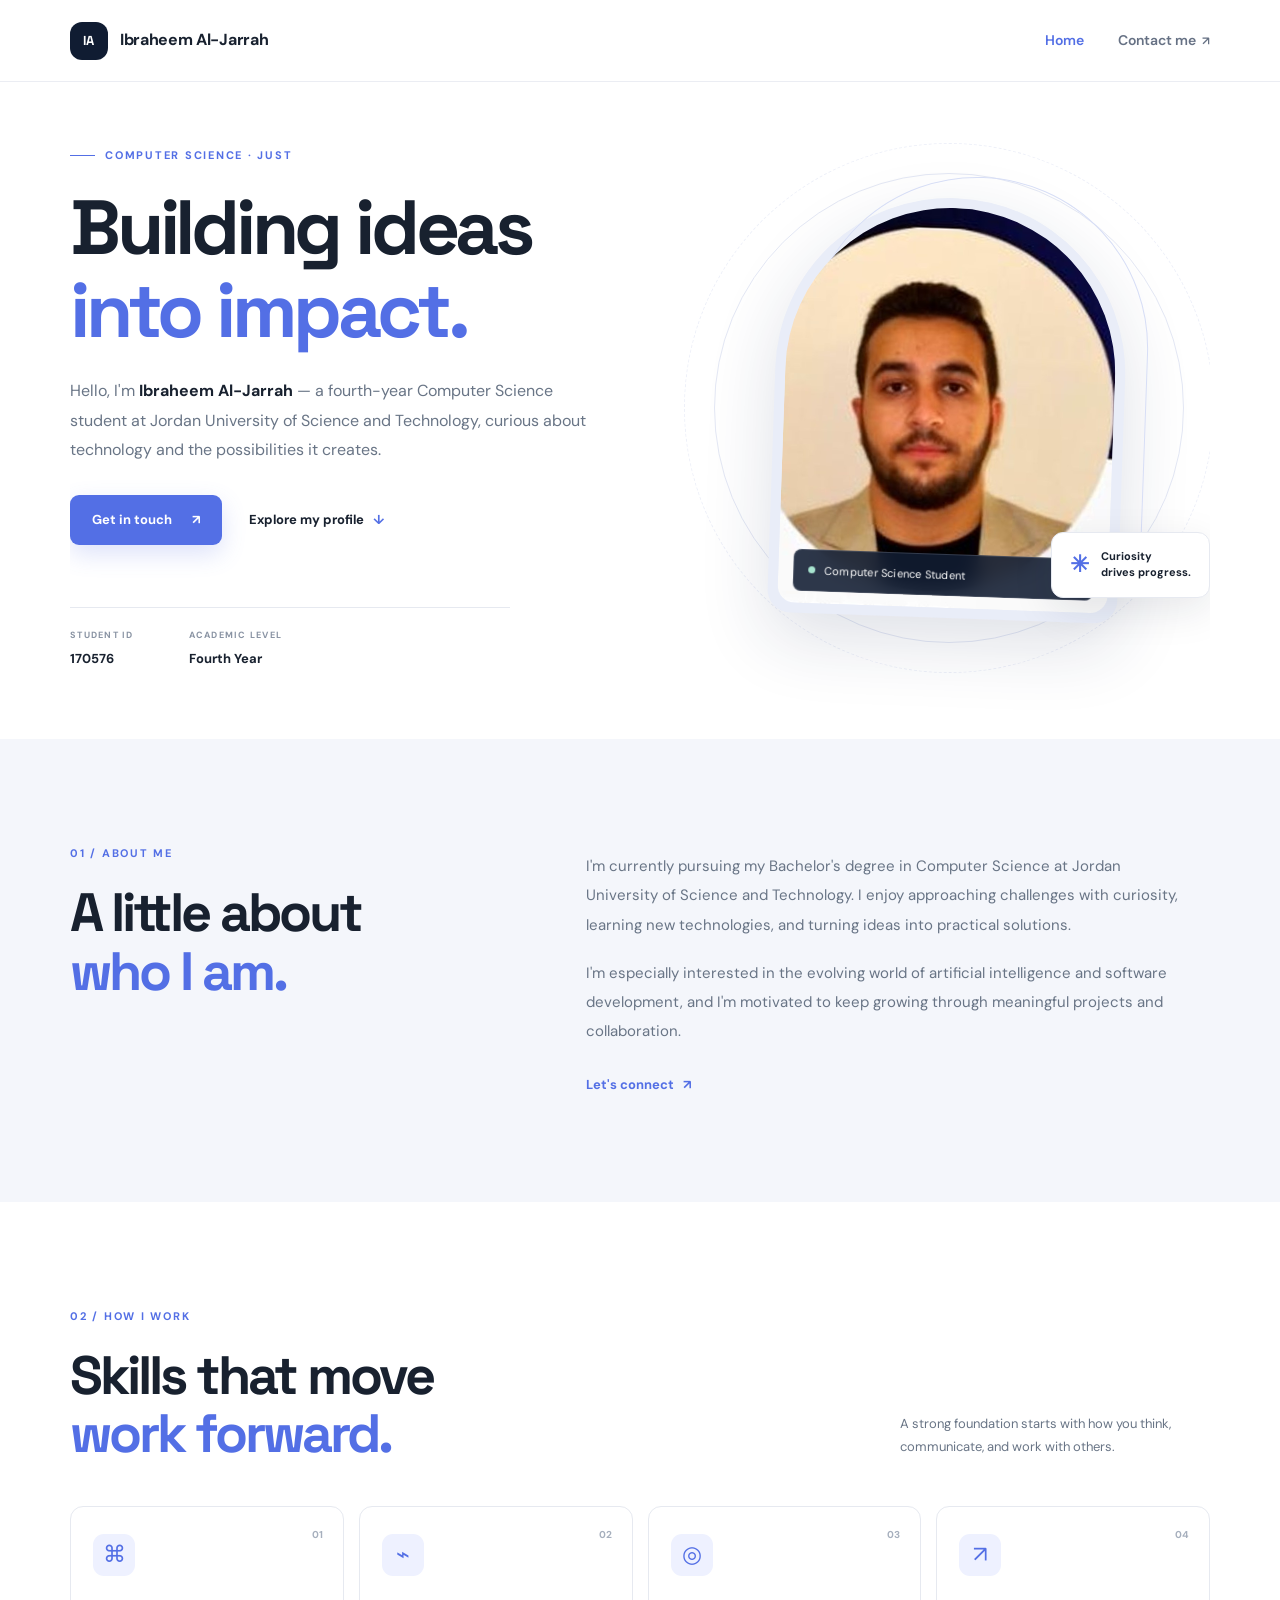
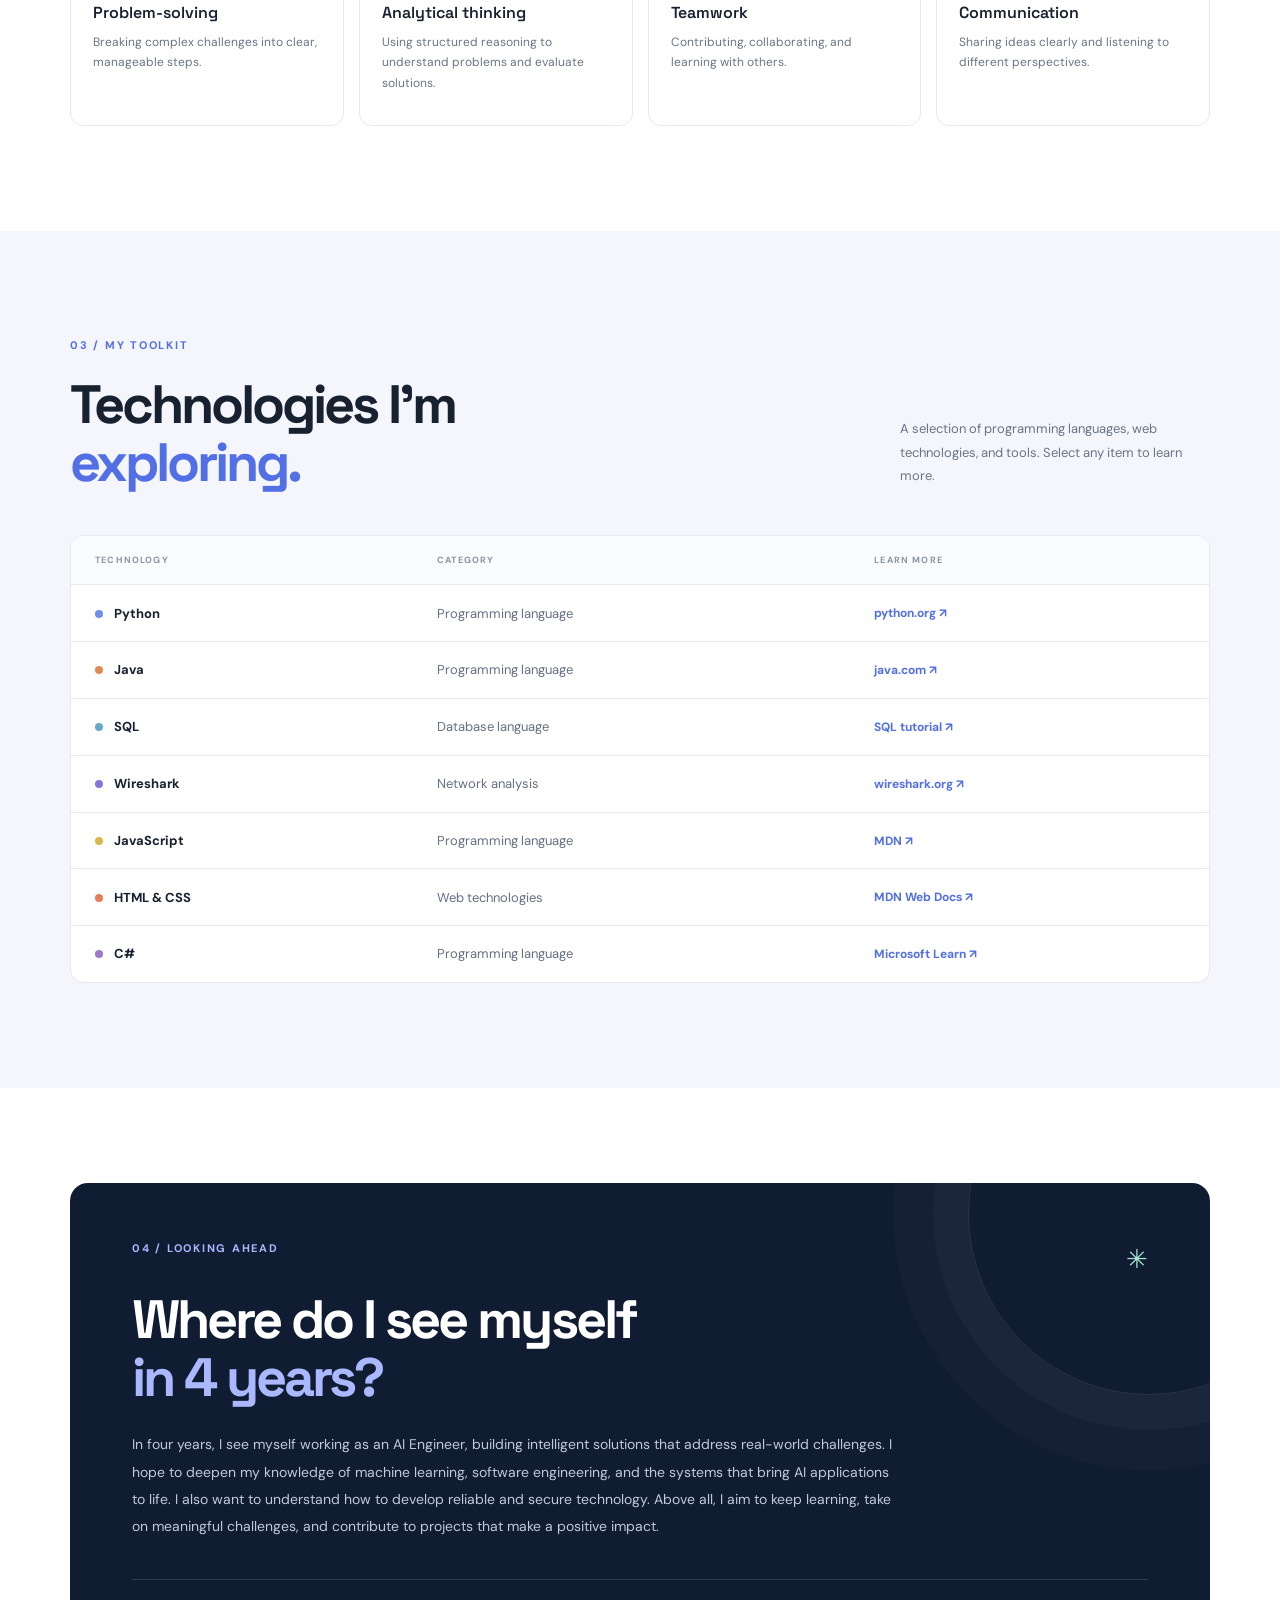
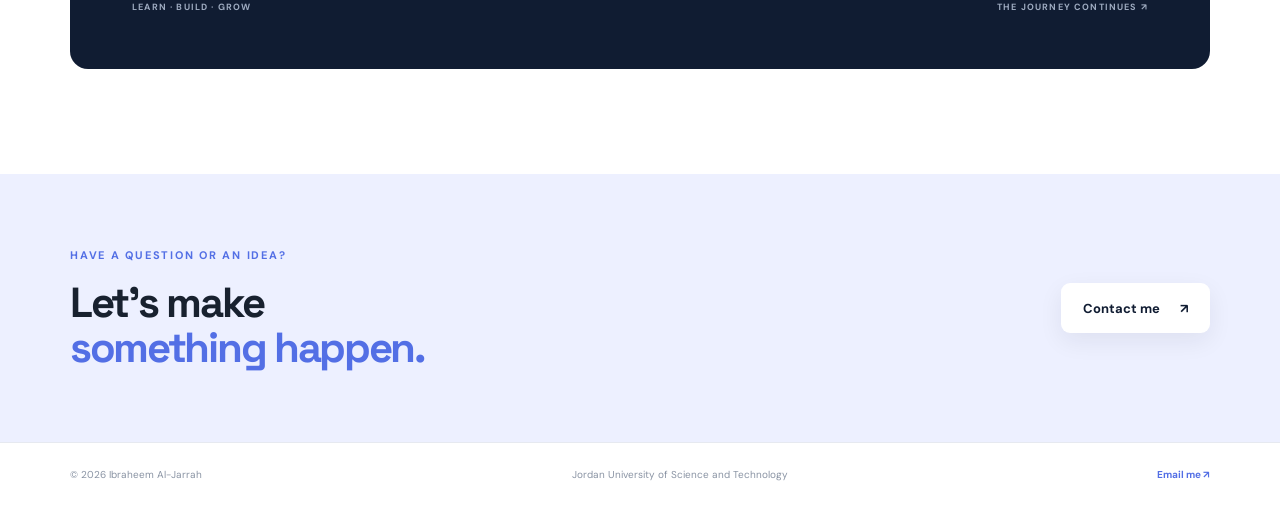
<file: index.html>
<!DOCTYPE html>
<html lang="en">
<head>
  <meta charset="UTF-8">
  <meta name="viewport" content="width=device-width, initial-scale=1.0">
  <meta name="description" content="The personal portfolio of Ibraheem Al-Jarrah, Computer Science student at Jordan University of Science and Technology.">
  <title>170576 | Ibraheem Al-Jarrah</title>
  <link rel="preconnect" href="https://fonts.googleapis.com">
  <link rel="preconnect" href="https://fonts.gstatic.com" crossorigin>
  <link href="https://fonts.googleapis.com/css2?family=DM+Sans:wght@400;500;600;700&family=Space+Grotesk:wght@500;600;700&display=swap" rel="stylesheet">
  <link rel="stylesheet" href="style.css">
</head>
<body>
  <header class="site-header">
    <nav class="nav container" aria-label="Main navigation">
      <a class="brand" href="index.html"><span class="brand-mark">IA</span><span>Ibraheem Al-Jarrah</span></a>
      <div class="nav-links">
        <a class="active" href="index.html">Home</a>
        <a href="contact.html">Contact me <span aria-hidden="true">↗</span></a>
      </div>
    </nav>
  </header>

  <main>
    <section class="hero container">
      <div class="hero-copy">
        <p class="eyebrow"><span class="eyebrow-line"></span> COMPUTER SCIENCE · JUST</p>
        <h1>Building ideas<br><span>into impact.</span></h1>
        <p class="hero-intro">Hello, I'm <strong>Ibraheem Al-Jarrah</strong> — a fourth-year Computer Science student at Jordan University of Science and Technology, curious about technology and the possibilities it creates.</p>
        <div class="hero-actions">
          <a class="button button-primary" href="contact.html">Get in touch <span aria-hidden="true">↗</span></a>
          <a class="text-link" href="#about">Explore my profile <span aria-hidden="true">↓</span></a>
        </div>
        <div class="hero-meta">
          <div><span class="meta-label">STUDENT ID</span><strong>170576</strong></div>
          <div><span class="meta-label">ACADEMIC LEVEL</span><strong>Fourth Year</strong></div>
        </div>
      </div>
      <div class="hero-visual">
        <div class="portrait-frame">
          <div class="portrait-glow"></div>
          <img src="assets/profile.jpg" alt="Portrait of Ibraheem Al-Jarrah">
          <div class="portrait-caption"><span class="status-dot"></span> Computer Science Student</div>
        </div>
        <div class="floating-note"><span class="note-symbol">✳</span><span>Curiosity<br>drives progress.</span></div>
        <div class="visual-orbit orbit-one"></div>
        <div class="visual-orbit orbit-two"></div>
      </div>
    </section>

    <section class="section about-section" id="about">
      <div class="container two-column">
        <div>
          <p class="eyebrow">01 / ABOUT ME</p>
          <h2>A little about<br><span>who I am.</span></h2>
        </div>
        <div class="about-copy">
          <p>I'm currently pursuing my Bachelor's degree in Computer Science at Jordan University of Science and Technology. I enjoy approaching challenges with curiosity, learning new technologies, and turning ideas into practical solutions.</p>
          <p>I'm especially interested in the evolving world of artificial intelligence and software development, and I'm motivated to keep growing through meaningful projects and collaboration.</p>
          <a class="inline-link" href="mailto:ikaljarjar23@cit.just.edu.jo">Let's connect <span aria-hidden="true">↗</span></a>
        </div>
      </div>
    </section>

    <section class="section skills-section">
      <div class="container">
        <div class="section-heading">
          <div><p class="eyebrow">02 / HOW I WORK</p><h2>Skills that move<br><span>work forward.</span></h2></div>
          <p class="section-aside">A strong foundation starts with how you think, communicate, and work with others.</p>
        </div>
        <div class="skill-grid">
          <article class="skill-card"><span class="card-number">01</span><div class="skill-icon">⌘</div><h3>Problem-solving</h3><p>Breaking complex challenges into clear, manageable steps.</p></article>
          <article class="skill-card"><span class="card-number">02</span><div class="skill-icon">⌁</div><h3>Analytical thinking</h3><p>Using structured reasoning to understand problems and evaluate solutions.</p></article>
          <article class="skill-card"><span class="card-number">03</span><div class="skill-icon">◎</div><h3>Teamwork</h3><p>Contributing, collaborating, and learning with others.</p></article>
          <article class="skill-card"><span class="card-number">04</span><div class="skill-icon">↗</div><h3>Communication</h3><p>Sharing ideas clearly and listening to different perspectives.</p></article>
        </div>
      </div>
    </section>

    <section class="section tech-section">
      <div class="container">
        <div class="section-heading">
          <div><p class="eyebrow">03 / MY TOOLKIT</p><h2>Technologies I'm<br><span>exploring.</span></h2></div>
          <p class="section-aside">A selection of programming languages, web technologies, and tools. Select any item to learn more.</p>
        </div>
        <div class="table-wrap">
          <table>
            <thead><tr><th>Technology</th><th>Category</th><th>Learn more</th></tr></thead>
            <tbody>
              <tr><td><span class="tech-dot python"></span>Python</td><td>Programming language</td><td><a href="https://www.python.org/" target="_blank" rel="noopener noreferrer">python.org ↗</a></td></tr>
              <tr><td><span class="tech-dot java"></span>Java</td><td>Programming language</td><td><a href="https://www.java.com/" target="_blank" rel="noopener noreferrer">java.com ↗</a></td></tr>
              <tr><td><span class="tech-dot sql"></span>SQL</td><td>Database language</td><td><a href="https://www.w3schools.com/sql/" target="_blank" rel="noopener noreferrer">SQL tutorial ↗</a></td></tr>
              <tr><td><span class="tech-dot wireshark"></span>Wireshark</td><td>Network analysis</td><td><a href="https://www.wireshark.org/" target="_blank" rel="noopener noreferrer">wireshark.org ↗</a></td></tr>
              <tr><td><span class="tech-dot js"></span>JavaScript</td><td>Programming language</td><td><a href="https://developer.mozilla.org/en-US/docs/Web/JavaScript" target="_blank" rel="noopener noreferrer">MDN ↗</a></td></tr>
              <tr><td><span class="tech-dot html"></span>HTML &amp; CSS</td><td>Web technologies</td><td><a href="https://developer.mozilla.org/" target="_blank" rel="noopener noreferrer">MDN Web Docs ↗</a></td></tr>
              <tr><td><span class="tech-dot csharp"></span>C#</td><td>Programming language</td><td><a href="https://learn.microsoft.com/en-us/dotnet/csharp/" target="_blank" rel="noopener noreferrer">Microsoft Learn ↗</a></td></tr>
            </tbody>
          </table>
        </div>
      </div>
    </section>

    <section class="section vision-section">
      <div class="container vision-card">
        <div class="vision-top"><p class="eyebrow">04 / LOOKING AHEAD</p><span class="vision-star">✳</span></div>
        <h2>Where do I see myself<br><span>in 4 years?</span></h2>
        <p>In four years, I see myself working as an AI Engineer, building intelligent solutions that address real-world challenges. I hope to deepen my knowledge of machine learning, software engineering, and the systems that bring AI applications to life. I also want to understand how to develop reliable and secure technology. Above all, I aim to keep learning, take on meaningful challenges, and contribute to projects that make a positive impact.</p>
        <div class="vision-footer"><span>LEARN · BUILD · GROW</span><span>THE JOURNEY CONTINUES ↗</span></div>
      </div>
    </section>

    <section class="contact-strip">
      <div class="container contact-strip-inner"><div><p class="eyebrow">HAVE A QUESTION OR AN IDEA?</p><h2>Let's make<br><span>something happen.</span></h2></div><a class="button button-light" href="contact.html">Contact me <span aria-hidden="true">↗</span></a></div>
    </section>
  </main>

  <footer class="footer"><div class="container footer-inner"><span>© 2026 Ibraheem Al-Jarrah</span><span>Jordan University of Science and Technology</span><a href="mailto:ikaljarjar23@cit.just.edu.jo">Email me ↗</a></div></footer>
</body>
</html>
</file>
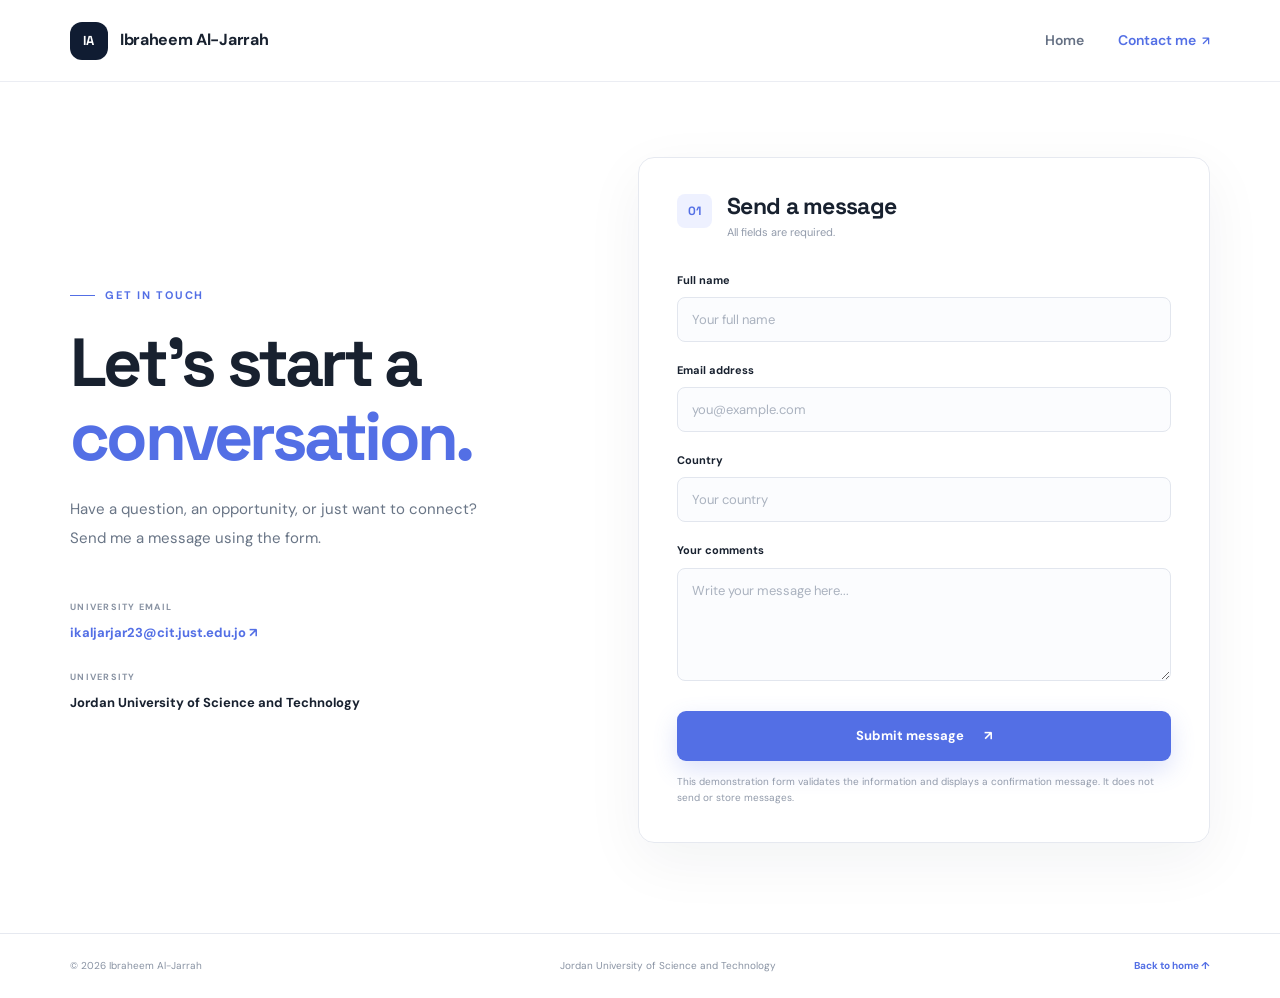
<file: contact.html>
<!DOCTYPE html>
<html lang="en">
<head>
  <meta charset="UTF-8">
  <meta name="viewport" content="width=device-width, initial-scale=1.0">
  <meta name="description" content="Get in touch with Ibraheem Al-Jarrah.">
  <title>Contact | Ibraheem Al-Jarrah</title>
  <link rel="preconnect" href="https://fonts.googleapis.com">
  <link rel="preconnect" href="https://fonts.gstatic.com" crossorigin>
  <link href="https://fonts.googleapis.com/css2?family=DM+Sans:wght@400;500;600;700&family=Space+Grotesk:wght@500;600;700&display=swap" rel="stylesheet">
  <link rel="stylesheet" href="style.css">
  <script src="script.js" defer></script>
</head>
<body class="contact-page">
  <header class="site-header">
    <nav class="nav container" aria-label="Main navigation">
      <a class="brand" href="index.html"><span class="brand-mark">IA</span><span>Ibraheem Al-Jarrah</span></a>
      <div class="nav-links"><a href="index.html">Home</a><a class="active" href="contact.html">Contact me <span aria-hidden="true">↗</span></a></div>
    </nav>
  </header>
  <main class="contact-main container">
    <div class="contact-intro">
      <p class="eyebrow"><span class="eyebrow-line"></span> GET IN TOUCH</p>
      <h1>Let's start a<br><span>conversation.</span></h1>
      <p>Have a question, an opportunity, or just want to connect? Send me a message using the form.</p>
      <div class="contact-details">
        <span class="meta-label">UNIVERSITY EMAIL</span>
        <a href="mailto:ikaljarjar23@cit.just.edu.jo">ikaljarjar23@cit.just.edu.jo ↗</a>
        <span class="meta-label">UNIVERSITY</span>
        <strong>Jordan University of Science and Technology</strong>
      </div>
    </div>
    <section class="form-panel">
      <div class="form-heading"><span>01</span><div><h2>Send a message</h2><p>All fields are required.</p></div></div>
      <form id="contactForm" novalidate>
        <div class="field"><label for="fullName">Full name</label><input type="text" id="fullName" name="fullName" placeholder="Your full name" required></div>
        <div class="field"><label for="email">Email address</label><input type="email" id="email" name="email" placeholder="you@example.com" required></div>
        <div class="field"><label for="country">Country</label><input type="text" id="country" name="country" placeholder="Your country" required></div>
        <div class="field"><label for="comments">Your comments</label><textarea id="comments" name="comments" rows="5" placeholder="Write your message here..." required></textarea></div>
        <button class="button button-primary submit-button" type="submit">Submit message <span aria-hidden="true">↗</span></button>
        <p class="form-note">This demonstration form validates the information and displays a confirmation message. It does not send or store messages.</p>
      </form>
    </section>
  </main>
  <footer class="footer"><div class="container footer-inner"><span>© 2026 Ibraheem Al-Jarrah</span><span>Jordan University of Science and Technology</span><a href="index.html">Back to home ↑</a></div></footer>
</body>
</html>
</file>
<file: style.css>
/* Ibraheem Al-Jarrah | Personal Portfolio */
:root{--ink:#18212f;--muted:#697586;--navy:#101c32;--blue:#536fe5;--blue-dark:#3e58c8;--pale:#f4f6fb;--line:#e6e9f0;--white:#fff;--mint:#a8e5d0}
*{box-sizing:border-box}
html{scroll-behavior:smooth}
body{margin:0;background:#fff;color:var(--ink);font-family:"DM Sans",sans-serif;line-height:1.65}
a{color:inherit;text-decoration:none}
.container{width:min(1140px,calc(100% - 48px));margin:0 auto}
.site-header{height:82px;border-bottom:1px solid rgba(230,233,240,.8);background:rgba(255,255,255,.94);position:relative;z-index:5}
.nav{height:100%;display:flex;align-items:center;justify-content:space-between}
.brand{display:flex;align-items:center;gap:12px;font-weight:700;letter-spacing:-.02em}
.brand-mark{width:38px;height:38px;display:grid;place-items:center;background:var(--navy);color:#fff;border-radius:12px;font:700 13px "Space Grotesk",sans-serif;letter-spacing:.02em}
.nav-links{display:flex;align-items:center;gap:34px;font-size:14px;font-weight:600;color:#667184}
.nav-links a{transition:color .2s}
.nav-links a:hover,.nav-links a.active{color:var(--blue)}
.nav-links span{font-size:12px;margin-left:3px}
.hero{min-height:620px;display:grid;grid-template-columns:1.05fr .95fr;align-items:center;gap:40px;padding-top:64px;padding-bottom:70px;overflow:hidden}
.eyebrow{font-size:11px;letter-spacing:.16em;font-weight:700;color:var(--blue);margin:0 0 22px;display:flex;align-items:center;gap:10px}
.eyebrow-line{height:1px;width:25px;background:var(--blue)}
h1,h2,h3,p{margin-top:0}
h1,h2{font-family:"Space Grotesk",sans-serif;letter-spacing:-.055em;line-height:1.08}
.hero h1{font-size:clamp(52px,6vw,78px);margin:0 0 24px}
h1 span,h2 span{color:var(--blue)}
.hero-intro{max-width:530px;color:var(--muted);font-size:16px;line-height:1.85}
.hero-intro strong{color:var(--ink)}
.hero-actions{display:flex;align-items:center;gap:27px;margin-top:30px}
.button{min-height:50px;padding:0 22px;display:inline-flex;align-items:center;justify-content:center;gap:20px;border:0;border-radius:9px;font:700 13px "DM Sans",sans-serif;cursor:pointer;transition:transform .2s,background .2s}
.button:hover{transform:translateY(-2px)}
.button-primary{background:var(--blue);color:#fff;box-shadow:0 9px 24px rgba(83,111,229,.2)}
.button-primary:hover{background:var(--blue-dark)}
.text-link,.inline-link{font-size:13px;font-weight:700;color:var(--ink)}
.text-link span,.inline-link span{color:var(--blue);margin-left:6px}
.hero-meta{display:flex;gap:55px;margin-top:62px;padding-top:20px;border-top:1px solid var(--line);max-width:440px}
.hero-meta div{display:flex;flex-direction:column;gap:5px}
.meta-label{font-size:9px;letter-spacing:.14em;color:#8993a3;font-weight:700}
.hero-meta strong{font-size:13px}
.hero-visual{height:480px;position:relative;display:grid;place-items:center}
.portrait-frame{width:min(350px,75%);height:420px;position:relative;z-index:1;border-radius:180px 180px 24px 24px;background:#e9edf8;padding:10px;box-shadow:0 25px 70px rgba(25,43,83,.14);transform:rotate(2deg)}
.portrait-frame img{width:100%;height:100%;object-fit:cover;object-position:center 32%;border-radius:170px 170px 18px 18px;display:block}
.portrait-glow{position:absolute;inset:-22px -22px 30px 30px;border:1px solid #d7def6;border-radius:190px 190px 35px 35px;z-index:-1}
.portrait-caption{position:absolute;bottom:22px;left:25px;right:25px;background:rgba(16,28,50,.88);color:white;border:1px solid rgba(255,255,255,.15);border-radius:8px;padding:11px 14px;font-size:11px;letter-spacing:.02em;display:flex;align-items:center;gap:9px;backdrop-filter:blur(10px)}
.status-dot{width:7px;height:7px;background:var(--mint);border-radius:50%}
.floating-note{position:absolute;right:0;bottom:50px;z-index:2;background:white;box-shadow:0 12px 40px rgba(24,33,47,.1);border:1px solid var(--line);border-radius:12px;padding:15px 18px;display:flex;align-items:center;gap:12px;font-size:11px;font-weight:700;line-height:1.45}
.note-symbol{font-size:23px;color:var(--blue)}
.visual-orbit{position:absolute;border:1px solid #e4e8f5;border-radius:50%;z-index:0}
.orbit-one{width:470px;height:470px}
.orbit-two{width:530px;height:530px;border-style:dashed;opacity:.65}
.section{padding:105px 0}
.about-section{background:var(--pale)}
.two-column{display:grid;grid-template-columns:.8fr 1.2fr;gap:100px}
h2{font-size:clamp(38px,4.4vw,54px);margin:0}
.about-copy{padding-top:8px;max-width:600px}
.about-copy p{font-size:15px;color:var(--muted);line-height:1.95;margin-bottom:19px}
.inline-link{display:inline-block;margin-top:8px;color:var(--blue)}
.section-heading{display:flex;align-items:end;justify-content:space-between;gap:30px;margin-bottom:42px}
.section-aside{max-width:310px;color:var(--muted);font-size:13px;line-height:1.8;margin:0 0 5px}
.skill-grid{display:grid;grid-template-columns:repeat(4,1fr);gap:15px}
.skill-card{position:relative;border:1px solid var(--line);border-radius:13px;padding:27px 22px 25px;min-height:220px;transition:transform .2s,box-shadow .2s}
.skill-card:hover{transform:translateY(-5px);box-shadow:0 15px 35px rgba(24,33,47,.07)}
.card-number{position:absolute;top:20px;right:20px;color:#a6afbd;font-size:10px;font-weight:700}
.skill-icon{width:42px;height:42px;border-radius:11px;background:#eef1ff;color:var(--blue);display:grid;place-items:center;font-size:23px;margin-bottom:26px}
.skill-card h3{font:600 16px "Space Grotesk",sans-serif;margin-bottom:9px}
.skill-card p{font-size:12px;color:var(--muted);line-height:1.7;margin:0}
.tech-section{background:var(--pale)}
.table-wrap{overflow-x:auto;background:#fff;border:1px solid var(--line);border-radius:13px}
table{width:100%;border-collapse:collapse;text-align:left;min-width:580px}
th{font-size:9px;text-transform:uppercase;letter-spacing:.13em;color:#8b95a5;background:#fafbfe;padding:17px 24px}
td{padding:17px 24px;border-top:1px solid var(--line);font-size:13px;color:#657083}
td:first-child{font-weight:700;color:var(--ink)}
td a{color:var(--blue);font-size:12px;font-weight:700}
td a:hover{text-decoration:underline}
.tech-dot{display:inline-block;width:8px;height:8px;border-radius:50%;margin-right:11px;background:#6f8eea}
.tech-dot.java{background:#e28c55}.tech-dot.sql{background:#65a9c8}.tech-dot.wireshark{background:#8a75d6}.tech-dot.js{background:#d7b94c}.tech-dot.html{background:#e47e59}.tech-dot.csharp{background:#9b78c9}
.vision-section{padding-top:95px;padding-bottom:105px}
.vision-card{background:var(--navy);color:#fff;border-radius:18px;padding:55px 62px;position:relative;overflow:hidden}
.vision-card:after{content:"";position:absolute;width:360px;height:360px;border:1px solid rgba(255,255,255,.1);border-radius:50%;right:-120px;top:-150px;box-shadow:0 0 0 35px rgba(255,255,255,.025),0 0 0 75px rgba(255,255,255,.02)}
.vision-top{display:flex;justify-content:space-between;align-items:center}
.vision-card .eyebrow{color:#a9b8ff}
.vision-star{font-size:26px;color:var(--mint)}
.vision-card h2{font-size:clamp(38px,4.4vw,54px);margin:10px 0 24px;position:relative;z-index:1}
.vision-card h2 span{color:#a9b8ff}
.vision-card>p{max-width:760px;color:#c0c9d8;font-size:14px;line-height:1.95;position:relative;z-index:1}
.vision-footer{display:flex;justify-content:space-between;border-top:1px solid rgba(255,255,255,.14);padding-top:20px;margin-top:38px;color:#9eabc0;font-size:9px;font-weight:700;letter-spacing:.13em}
.contact-strip{background:#edf0ff;padding:72px 0}
.contact-strip-inner{display:flex;align-items:center;justify-content:space-between}
.contact-strip h2{font-size:42px}
.contact-strip .eyebrow{margin-bottom:15px}
.button-light{background:white;color:var(--navy);box-shadow:0 8px 25px rgba(24,33,47,.07)}
.footer{border-top:1px solid var(--line);padding:24px 0}
.footer-inner{display:flex;justify-content:space-between;gap:20px;color:#8993a3;font-size:10px}
.footer a{color:var(--blue);font-weight:700}
.contact-page{min-height:100vh;display:flex;flex-direction:column}
.contact-main{flex:1;display:grid;grid-template-columns:.9fr 1.1fr;gap:100px;align-items:center;padding-top:75px;padding-bottom:90px}
.contact-intro h1{font-size:clamp(48px,5.5vw,68px);margin-bottom:22px}
.contact-intro>p:not(.eyebrow){color:var(--muted);font-size:15px;line-height:1.9;max-width:410px}
.contact-details{display:flex;flex-direction:column;align-items:flex-start;gap:7px;margin-top:48px}
.contact-details .meta-label:not(:first-child){margin-top:20px}
.contact-details a{font-size:13px;font-weight:700;color:var(--blue)}
.contact-details strong{font-size:13px}
.form-panel{border:1px solid var(--line);border-radius:16px;padding:36px 38px;box-shadow:0 18px 60px rgba(24,33,47,.055)}
.form-heading{display:flex;gap:15px;align-items:flex-start;margin-bottom:30px}
.form-heading>span{font:700 12px "Space Grotesk",sans-serif;color:var(--blue);background:#eef1ff;padding:9px 11px;border-radius:8px}
.form-heading h2{font-size:23px;letter-spacing:-.03em;margin:0 0 4px}
.form-heading p{font-size:11px;color:#929bab;margin:0}
.field{margin-bottom:19px}
.field label{display:block;font-size:11px;font-weight:700;margin-bottom:8px}
.field input,.field textarea{width:100%;border:1px solid #e2e6ee;border-radius:8px;padding:13px 14px;font:13px "DM Sans",sans-serif;color:var(--ink);background:#fbfcfe;outline:none;transition:border .2s,box-shadow .2s;resize:vertical}
.field input:focus,.field textarea:focus{border-color:#8b9cf0;box-shadow:0 0 0 3px rgba(83,111,229,.1);background:white}
.field input::placeholder,.field textarea::placeholder{color:#aab2bf}
.submit-button{width:100%;margin-top:3px}
.form-note{font-size:10px;line-height:1.6;color:#929bab;margin:13px 0 0}
@media(max-width:850px){.hero{grid-template-columns:1fr;gap:20px;padding-top:75px}.hero-copy{max-width:650px}.hero-visual{height:440px}.two-column{gap:45px}.skill-grid{grid-template-columns:repeat(2,1fr)}.contact-main{gap:45px}.section{padding:80px 0}}
@media(max-width:650px){.container{width:min(100% - 36px,1140px)}.site-header{height:72px}.brand{font-size:13px}.brand-mark{width:34px;height:34px}.nav-links{gap:17px;font-size:12px}.hero{padding-top:58px;padding-bottom:55px}.hero h1{font-size:53px}.hero-intro{font-size:14px}.hero-meta{margin-top:42px;gap:35px}.hero-visual{height:390px}.portrait-frame{height:340px;width:265px}.orbit-one{width:350px;height:350px}.orbit-two{width:390px;height:390px}.floating-note{right:-3px;bottom:30px}.section{padding:70px 0}.two-column{grid-template-columns:1fr;gap:28px}.section-heading{display:block}.section-aside{margin-top:20px}.skill-grid{gap:10px}.skill-card{padding:22px 16px;min-height:205px}.skill-card h3{font-size:14px}.skill-card p{font-size:11px}.vision-card{padding:35px 25px}.vision-card h2{font-size:39px}.vision-card>p{font-size:12px}.vision-footer{font-size:8px;gap:12px}.contact-strip-inner{align-items:flex-start;gap:25px;flex-direction:column}.contact-strip h2{font-size:39px}.footer-inner{flex-wrap:wrap;font-size:9px}.contact-main{grid-template-columns:1fr;gap:40px;padding-top:60px;padding-bottom:65px}.contact-intro h1{font-size:53px}.contact-details{margin-top:30px}.form-panel{padding:27px 21px}}
</file>
